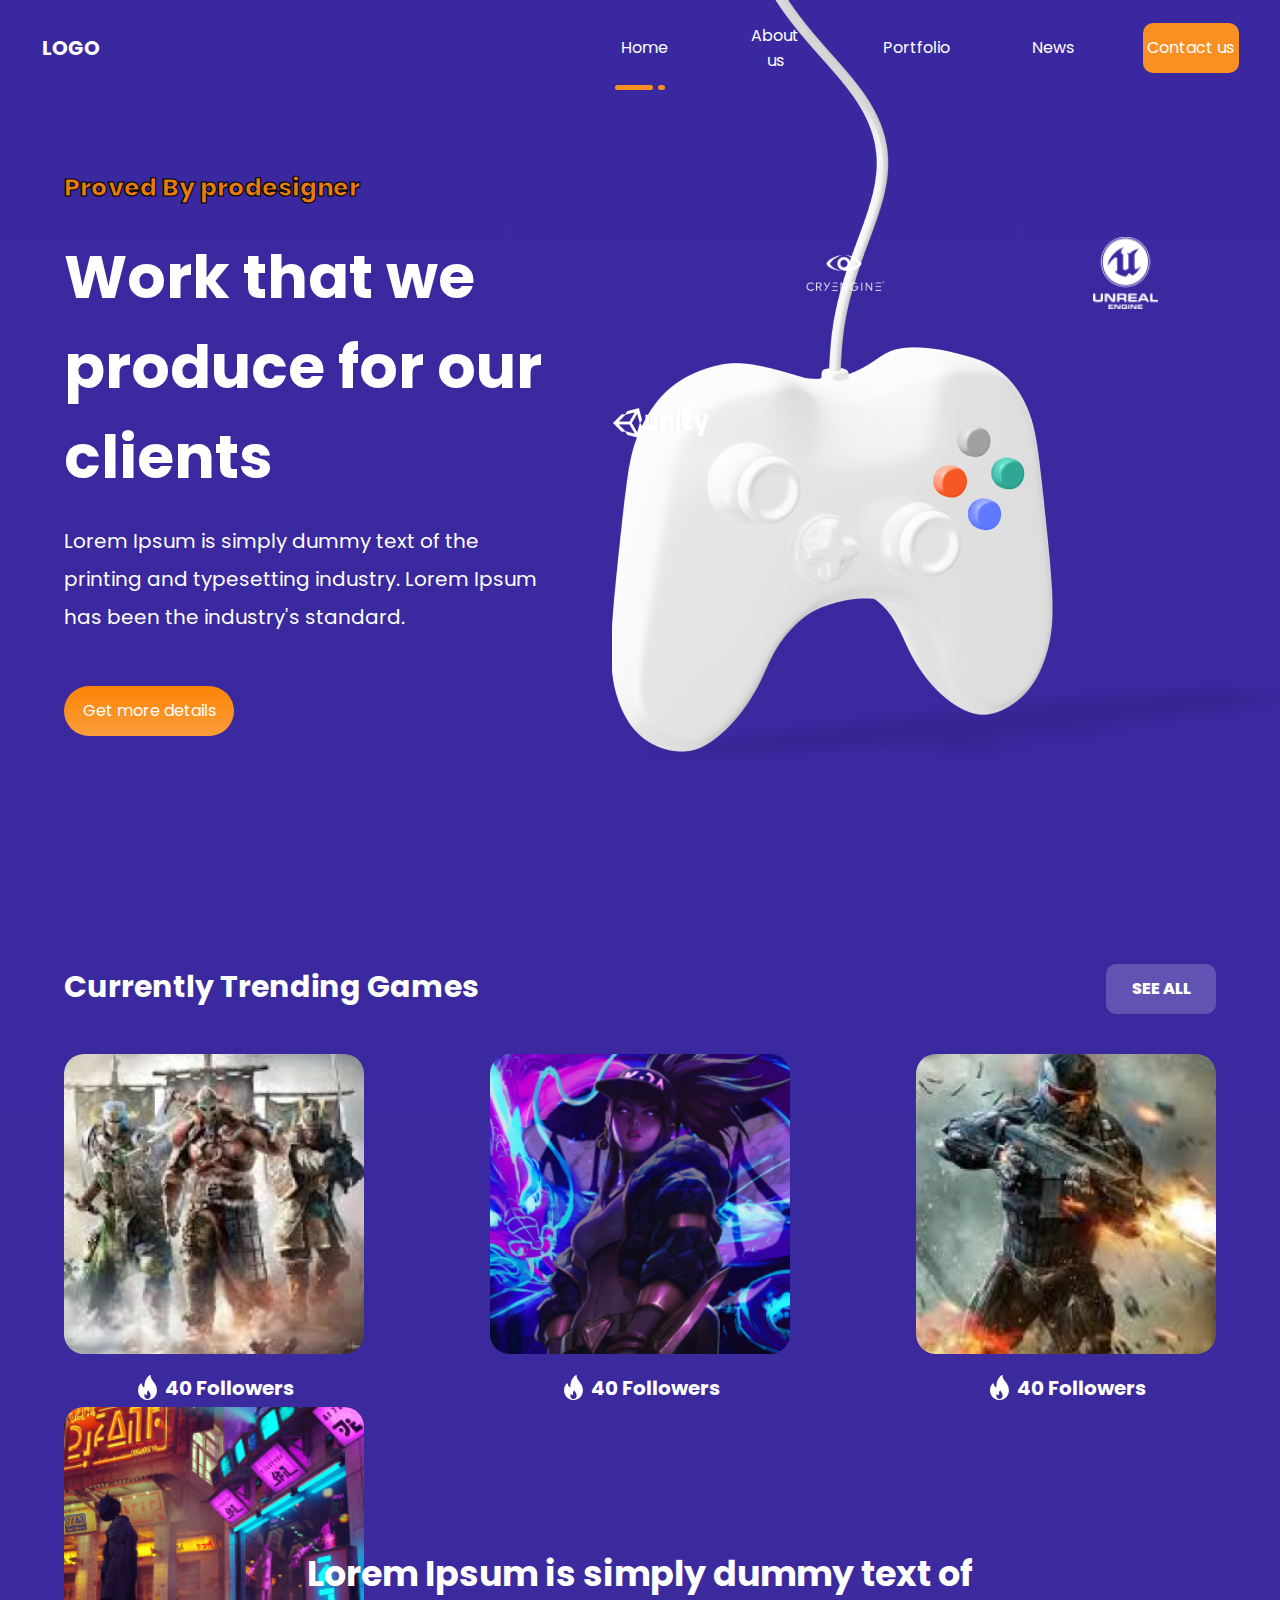
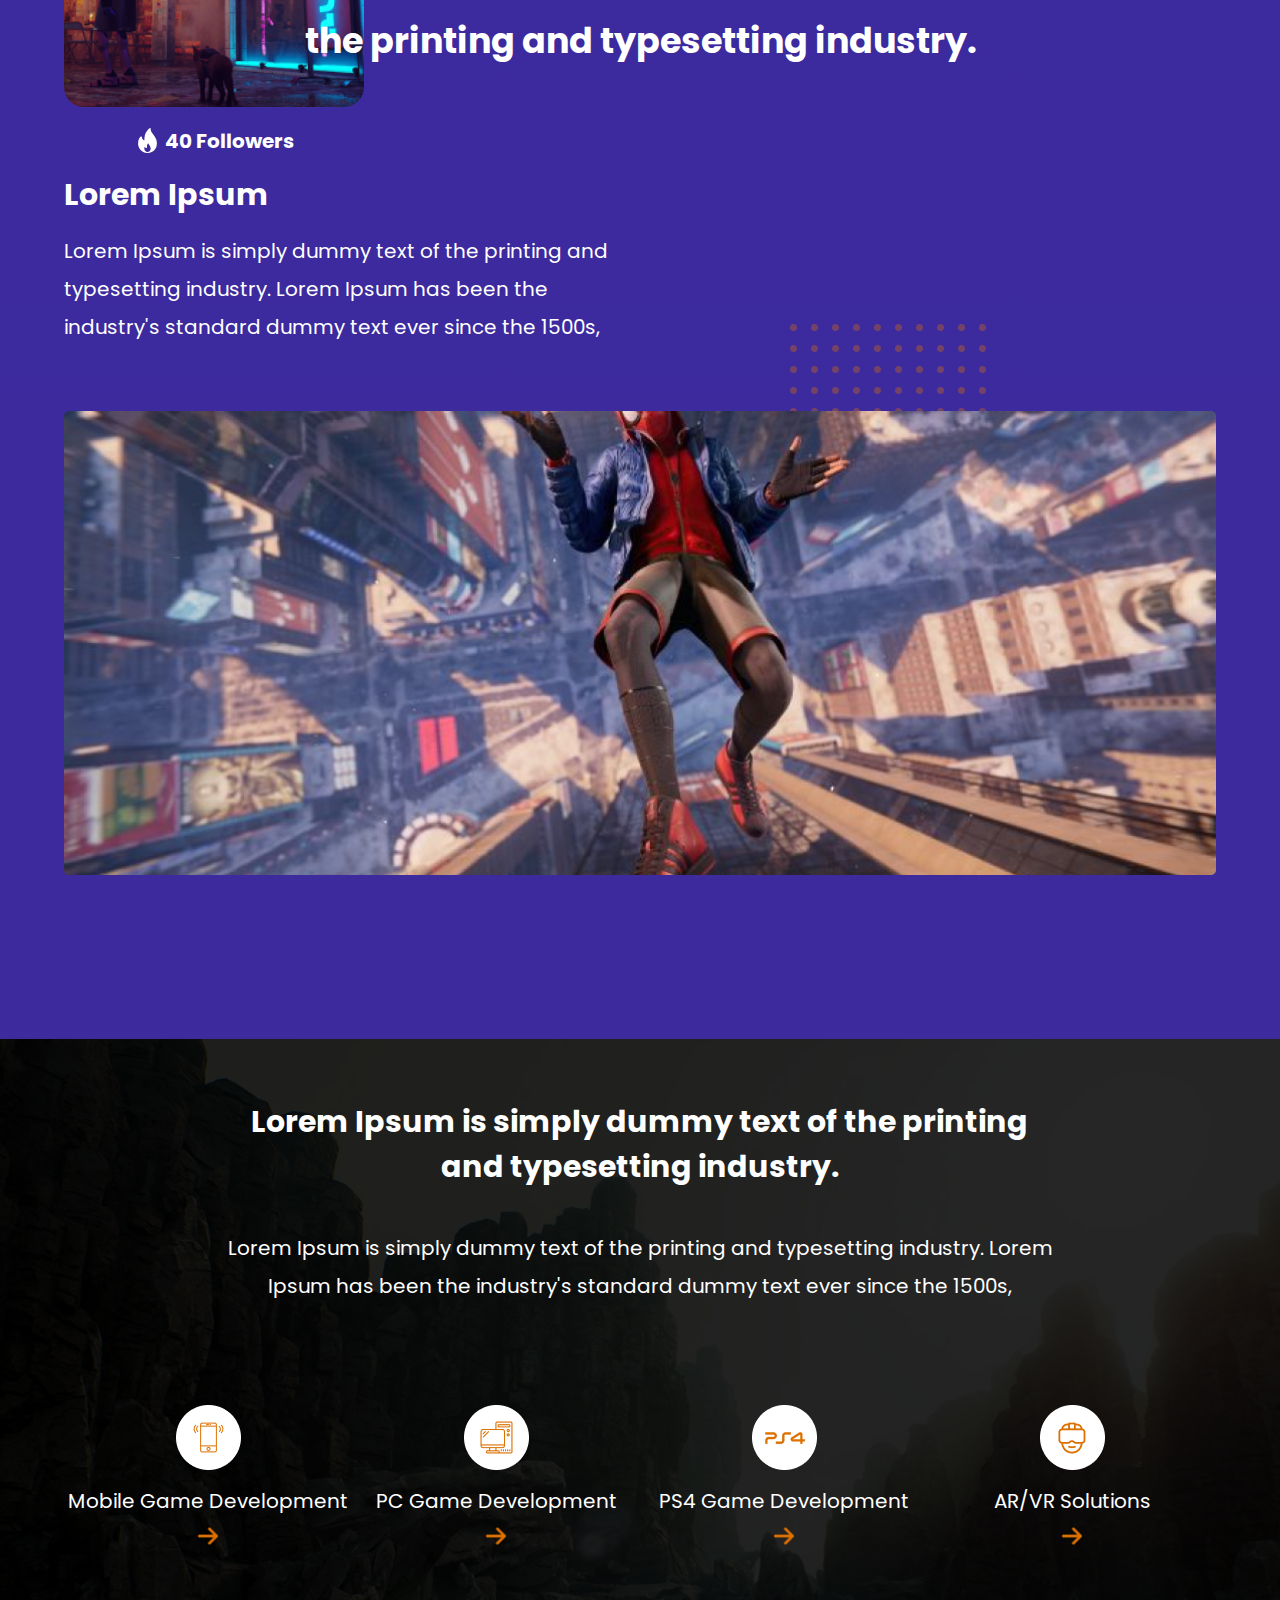
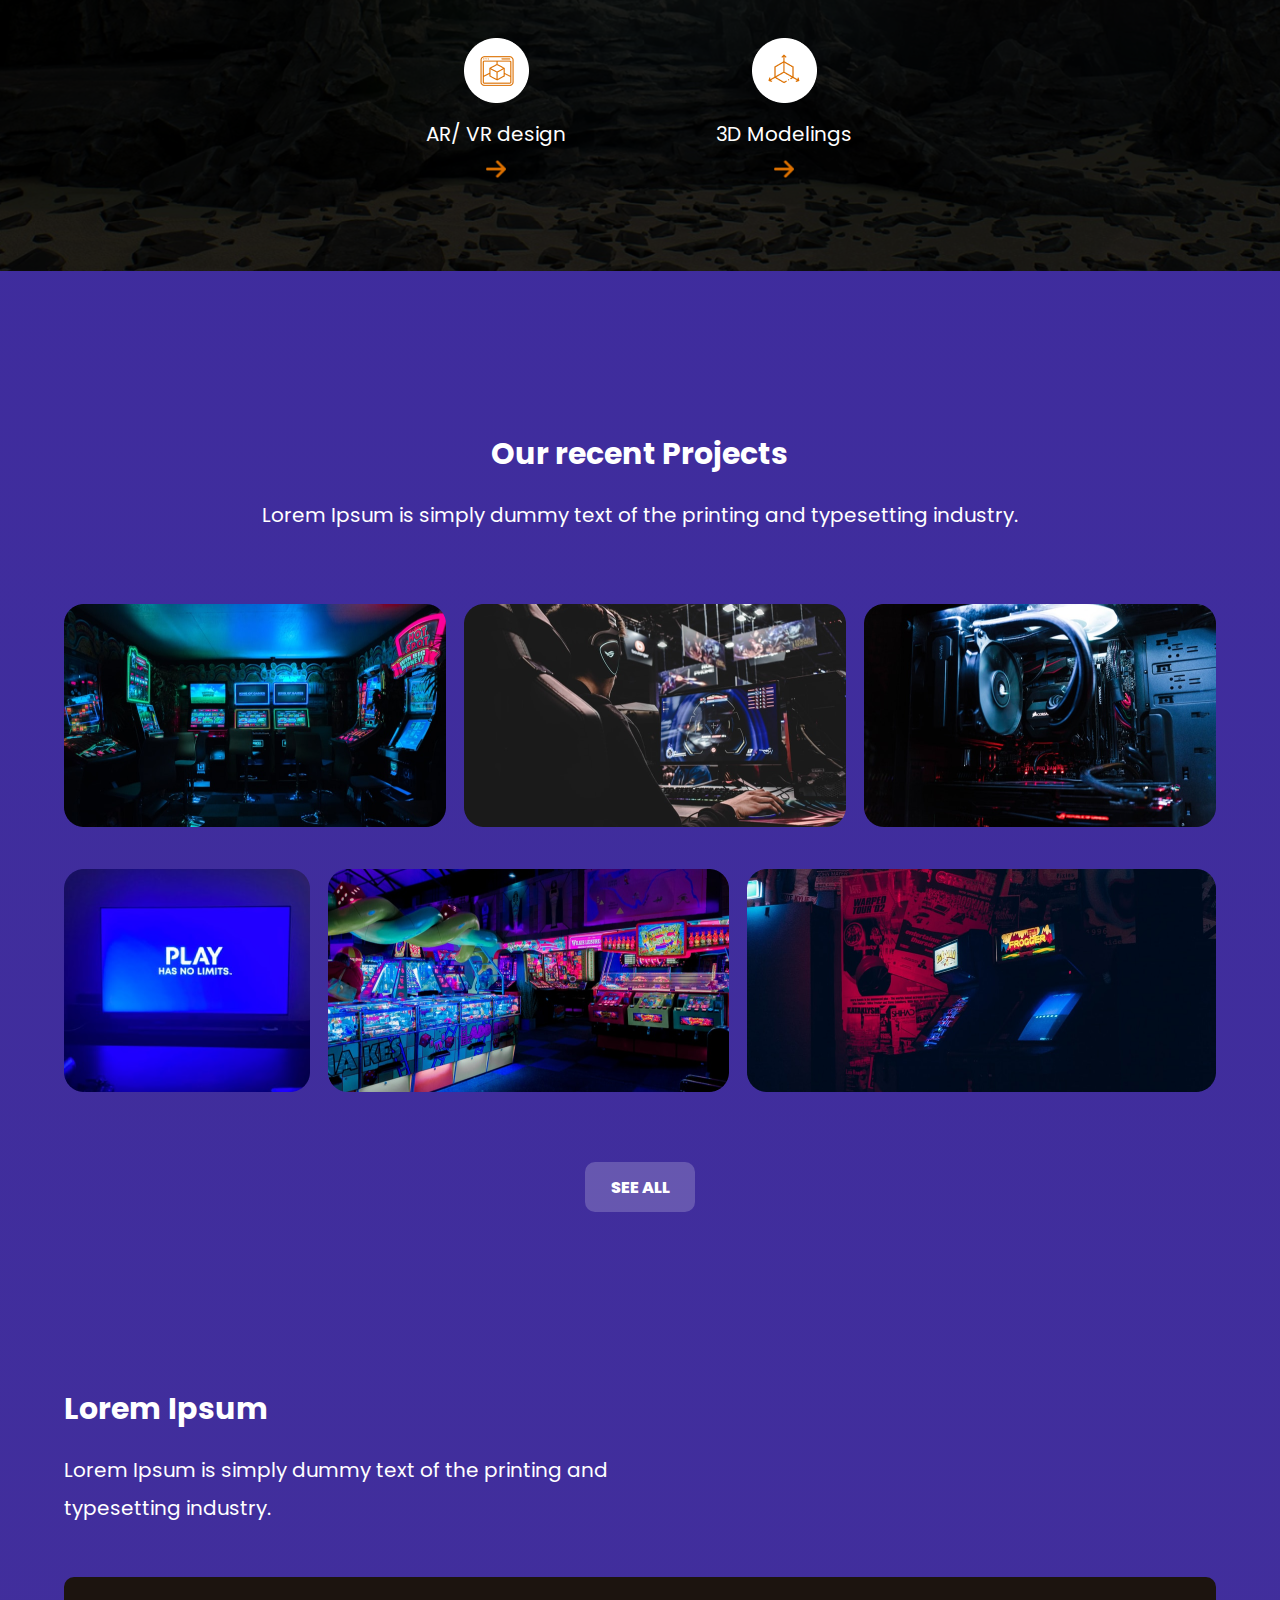
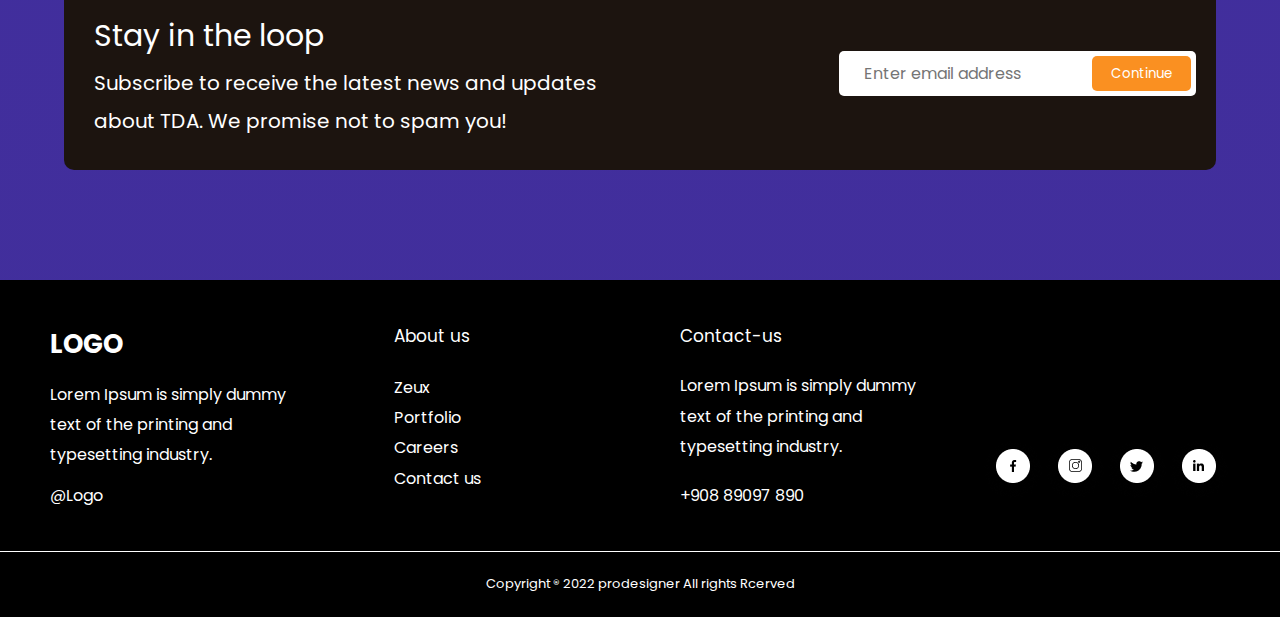
<file: index.html>
<!DOCTYPE html>
<html lang="pt-br">
<head>
    <meta charset="UTF-8">
    <meta name="viewport" content="width=device-width, initial-scale=1.0">
    <link rel="stylesheet" href="styles/global.css">
    <link rel="stylesheet" href="styles/header.css">
    <link rel="stylesheet" href="styles/logo.css">
    <link rel="stylesheet" href="styles/footer.css">
    <title>LOGO</title>
</head>
<body>

    <div class="joy-stick-image">
        <img src="images/icons/joy_stick.png" alt="image-joy-stick">
    </div>

    <header>
        <div>
            <div class="header-logo">
                <a class="header-logo-text" href="index.html">LOGO</a>
            </div>
            <div class="header-buttons-box">
                <button onclick="toHome()" class="header-button button-header">Home</button>
                <button onclick="toError()" class="header-button button-header">About us</button>
                <button onclick="toError()" class="header-button button-header">Portfolio</button>
                <button onclick="toError()" class="header-button button-header">News</button>
                <button onclick="toContactUs()" class="header-button-contact button" id="button_contact_us">Contact us</button>
            </div>
        </div>
        <div class="header-detail">
            <div class="line"></div>
            <div class="dot"></div>
        </div>

    </header>
    
    <main>
        <section class="introduction-section section">

            <section class="introduction-text">
                <p id="first-text">Proved By prodesigner</p>
                <p id="second-text">Work that we produce for our clients</p>
                <span>
                    Lorem Ipsum is simply dummy text of the printing and typesetting industry. 
                    Lorem Ipsum has been the industry's standard.
                </span>
                    <button onclick="toError()" class="button">Get more details</button>
            </section>

            <section class="introduction-image-section section">
                <div class="introduction-image-box">
                    <div class="image-box-1">
                        <div>
                            <div>
                                <img src="images/icons/cry.png" alt="icon-cryengine">
                            </div>
                        </div>
                        <div>
                            <div>
                                <img id="image-unreal" src="images/icons/unreal.png" alt="icon-unreal">
                            </div>
                        </div>
                    </div>
                    <div class="image-box-2">
                        <div>
                            <img src="images/icons/unity.png" alt="icon-unity">
                        </div>
                    </div>
                </div>
            </section>

        </section>

        <section class="middle-section section">

            <section class="currently-trending-games">
                <div class="trending-games-top">
                    <h3>Currently Trending Games</h3>
                    <button onclick="toError()" class="button-transparent button">SEE ALL</button>
                </div>
                <div class="list-games">
                    <a href="error.html" class="game">
                        <img class="games-list-image" src="images/trending_games/game_forHonor.png" alt="Game-ForHonor" >
                        <span>
                            <img src="images/icons/fire.png" alt="icon-fire">
                            40 Followers
                        </span>
                    </a>
                    <a href="error.html" class="game">
                        <img class="games-list-image" src="images/trending_games/game_LoL.png" alt="Game-Lol" >
                        <span>
                            <img src="images/icons/fire.png" alt="icon-fire">
                            40 Followers
                        </span>
                    </a>
                    <a href="error.html" class="game">
                        <img class="games-list-image" src="images/trending_games/game_BF.png" alt="Game-BF" >
                        <span>
                            <img src="images/icons/fire.png" alt="icon-fire">
                            40 Followers
                        </span>
                    </a>
                    <a href="error.html" class="game">
                        <img class="games-list-image" src="images/trending_games/game_stray.png" alt="Game-Stray" >
                        <span>
                            <img src="images/icons/fire.png" alt="icon-fire">
                            40 Followers
                        </span>
                    </a>
                </div>
            </section>
    
            <section class="description-text-section">
                <div>
                    <p>Lorem Ipsum is simply dummy text of the printing and typesetting industry.</p>
                </div>
            </section>
    
            <section class="lorem-ipsum">
                <h3>Lorem Ipsum</h3>
                <div class="lorem-ipsum-box">
                    <span>
                        Lorem Ipsum is simply dummy text of the printing and typesetting industry. 
                        Lorem Ipsum has been the industry's standard dummy text ever since the 1500s,
                    </span>
                    <div>
                        <img src="images/icons/grid.png" alt="icon-lorem-ipsum">
                    </div>
                </div>
                <img src="images/background/img_spider-man.png" alt="photo-miles-morales">
            </section>

        </section>

    
        <section class="platforms-section">

            <div class="platforms-box section">
                <div class="platforms-text-box">
                    <h3>Lorem Ipsum is simply dummy text of the printing and typesetting industry.</h3>
                </div>
                <span >Lorem Ipsum is simply dummy text of the printing and typesetting industry. 
                    Lorem Ipsum has been the industry's standard dummy text ever since the 1500s,
                </span>
                <div class="platforms-icons-box">
                    <a href="error.html">
                        <img src="images/icons/icon_smartphone.png" alt="icon_smartphone">
                        <p>Mobile Game Development</p>
                        <img class="platforms-icon-arrow" src="/images/icons/arrow.png" alt="icon_arrow">
                    </a href="error.html">
                    <a href="error.html">
                        <img src="images/icons/icon_pc.png" alt="icon_pc">
                        <p>PC Game Development</p>
                        <img class="platforms-icon-arrow" src="/images/icons/arrow.png" alt="icon_arrow">
                    </a>
                    <a href="error.html">
                        <img src="images/icons/icon_ps4.png" alt="icon_ps4">
                        <p>PS4 Game Development</p>
                        <img class="platforms-icon-arrow" src="/images/icons/arrow.png" alt="icon_arrow">
                    </a>
                    <a href="error.html">
                        <img src="images/icons/icon_face.png" alt="icon_face">
                        <p>AR/VR Solutions</p>
                        <img class="platforms-icon-arrow" src="/images/icons/arrow.png" alt="icon_arrow">
                    </a>
                    <a href="error.html">
                        <img src="images/icons/icon_screen.png" alt="icon_screen">
                        <p>AR/ VR design</p>
                        <img class="platforms-icon-arrow" src="/images/icons/arrow.png" alt="icon_arrow">
                    </a>
                    <a href="error.html">
                        <img src="images/icons/icon_direction.png" alt="icon_direction">
                        <p>3D Modelings</p>
                        <img class="platforms-icon-arrow" src="/images/icons/arrow.png" alt="icon_arrow">
                    </a>
                </div>
            </div>
                
        </section>

        <section class="recent-projects section">

            <div class="platforms-text-box">
                <h3>Our recent Projects</h3>
            </div>
            <div>
                <span>Lorem Ipsum is simply dummy text of the printing and typesetting industry.</span>
            </div>
            <div class="projects-images-box">
                <div >
                    <img class="projects-images-elements" src="images/background/img_proj_room.png" alt="img_proj_room">
                    <img class="projects-images-elements" src="images/background/img_proj_setup.png" alt="img_proj_setup">
                    <img class="projects-images-elements" src="images/background/img_proj_pc.png" alt="img_proj_pc">
                </div>
                <div>
                    <img class="projects-images-elements" src="images/background/img_proj_tv.png" alt="img_proj_tv">
                    <img class="projects-images-elements" src="images/background/img_proj_fliperama.png" alt="img_proj_fliperama">
                    <img class="projects-images-elements" src="images/background/img_proj_oldGames.png" alt="img_proj_oldGames">
                </div>
            </div>
            <div id="projects-button-box">
                <button onclick="toError()" class="button-transparent button">SEE ALL</button>
            </div>

        </section>

        <section class="final-main-section section">

            <div class="final-main-text">
                <h3>Lorem Ipsum</h3>
                <span>Lorem Ipsum is simply dummy text of the printing and typesetting industry.</span>
            </div>
            
            <div class="subscribe-box">
                <div class="subscribe-content">
                    <h4 class>Stay in the loop</h4>
                    <div>
                        <span>
                            Subscribe to receive the latest news and updates about TDA.
                            We promise not to spam you!
                        </span>
                    </div>
                </div>
                <div class="email-content">
                    <form id="email-insert-form">
                        <div class="email-box" id="email-box">
                            <input id="email-input" type="text" title="email-input" placeholder="Enter email address" oninput="validateEmailSection()">
                            <button type="submit" id="email-button" class="button">Continue</button>
                        </div>
                        <div>
                            <span class="label-error-home">Invalid email, try "example@example.com.br"</span>
                        </div>
                    </form>
                </div>
            </div>

        </section>

    </main>

    <footer>

        <section class="information">
            <div class="footer-logo">
                <p>LOGO</p>
                <span>Lorem Ipsum is simply dummy text of the printing and typesetting industry. </span>
                <span>@Logo</span>
            </div>
            <div class="footer-about-us">
                <p>About us</p>
                <a href="error.html"  class="link">Zeux</a>
                <a href="error.html"  class="link">Portfolio</a>
                <a href="error.html"  class="link">Careers</a>
                <a href="contact_us.html"  class="link">Contact us</a>
            </div>
            <div class="footer-contact-us">
                <p>Contact-us</p>
                <span>Lorem Ipsum is simply dummy text of the printing and typesetting industry.</span>
                <span>+908 89097 890</span>
            </div>
            <div class="footer-icons">
                <a href="https://www.facebook.com/" target="blank">
                    <img src="images/icons/face_white.png" alt="face_white">
                </a>
                <a href="https://www.instagram.com/" target="blank">
                    <img src="images/icons/insta_white.png" alt="insta_white">
                </a>
                <a href="https://x.com/" target="blank">
                    <img src="images/icons/twitter_white.png" alt="twitter_white">
                </a>
                <a href="https://br.linkedin.com/" target="blank">
                    <img src="images/icons/in_white.png" alt="in_white">
                </a>
            </div>
        </section>

        <section class="footer-copyright">
            <p>Copyright ® 2022 prodesigner All rights Rcerved</p>
        </section>

    </footer>

    <script src="main.js"></script>
</body>
</html>
</file>
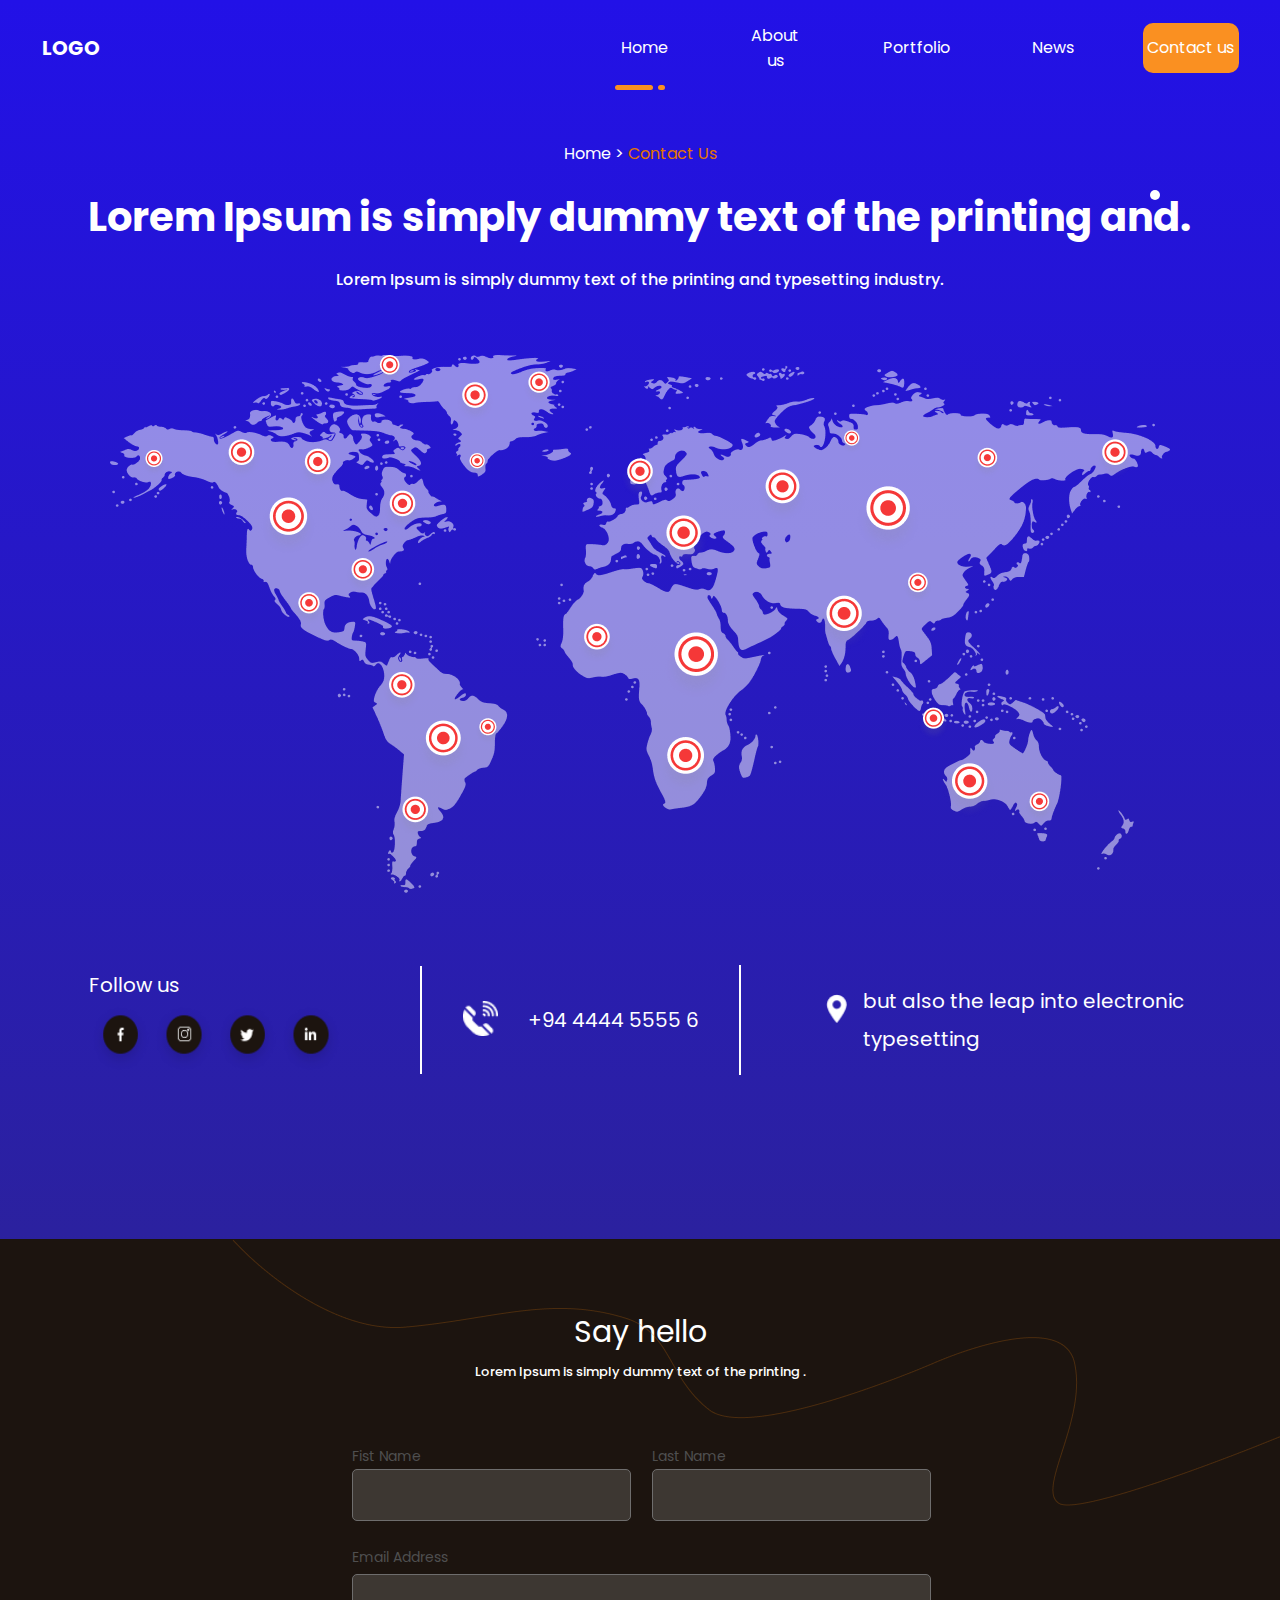
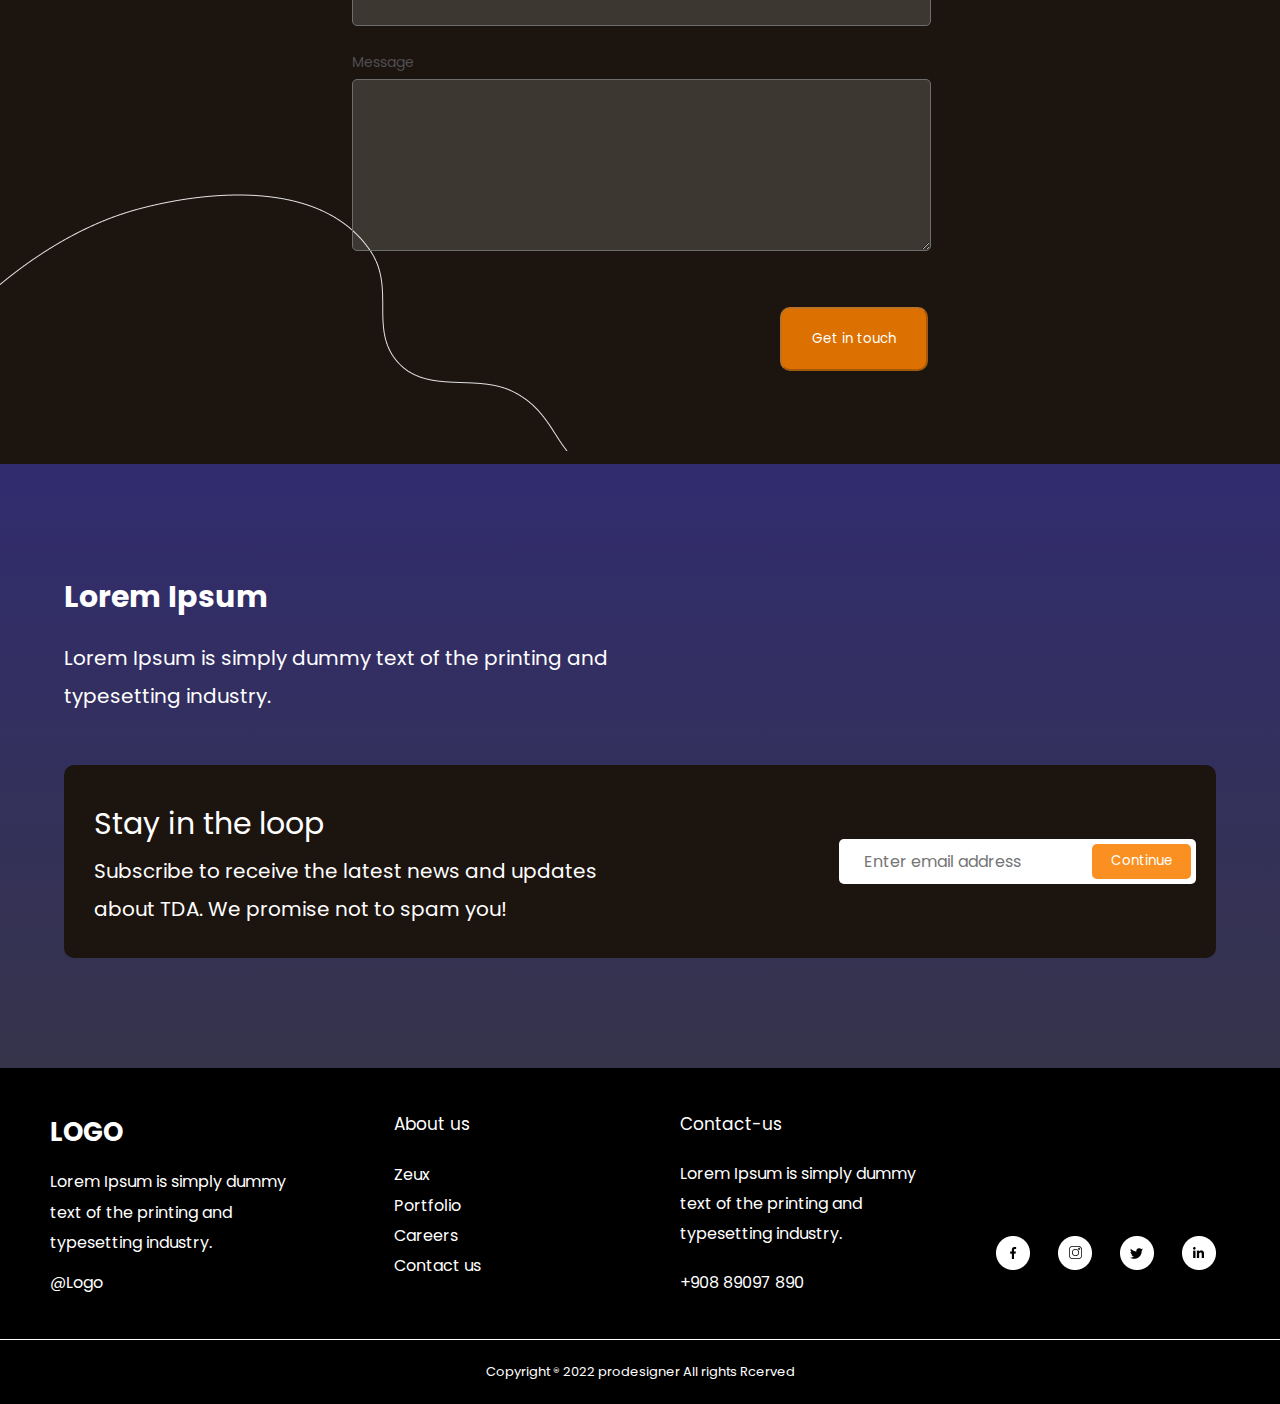
<file: contact_us.html>
<!DOCTYPE html>
<html lang="pt-br">
<head>
    <meta charset="UTF-8">
    <meta name="viewport" content="width=device-width, initial-scale=1.0">
    <title>Contact us</title>
    <link rel="stylesheet" href="styles/global.css">
    <link rel="stylesheet" href="styles/header.css">
    <link rel="stylesheet" href="styles/logo.css">
    <link rel="stylesheet" href="styles/footer.css">
    <link rel="stylesheet" href="styles/contact.css">
</head>
<body>

    <header>
        <div>
            <div class="header-logo">
                <a class="header-logo-text" href="index.html">LOGO</a>
            </div>
            <div class="header-buttons-box">
                <button onclick="toHome()" class="header-button button-header">Home</button>
                <button onclick="toError()" class="header-button button-header">About us</button>
                <button onclick="toError()" class="header-button button-header">Portfolio</button>
                <button onclick="toError()" class="header-button button-header">News</button>
                <button onclick="toContactUs()" class="header-button-contact button" id="button_contact_us">Contact us</button>
            </div>
        </div>
        <div class="header-detail">
            <div class="line"></div>
            <div class="dot"></div>
        </div>

    </header>

    <main>

        <div class="dot-white"></div>

        <section class="initial-main-section">

            <div class="initial-box">
                <span>Home > <span id="initial-text-color">Contact Us</span></span>
                <h1>Lorem Ipsum is simply dummy text of the printing and.</h1>
                <p>Lorem Ipsum is simply dummy text of the printing and typesetting industry. </p>
                <div class="initial-bkg">
                    <img src="/images/background/bkg_Huge_Global.png" alt="background-world-map">
                </div>
            </div>
            <div class="initial-information section">
                <div id="info-1">
                    <p>Follow us</p>
                    <div class="info-1-icons">
                        <a href="https://www.facebook.com/" target="blank">
                            <img src="/images/icons/face_black.png" alt="icon-facebook">
                        </a>
                        <a href="https://www.instagram.com/" target="blank">
                            <img src="/images/icons/insta_black.png" alt="icon-intagram">
                        </a>
                        <a href="https://x.com/" target="blank">
                            <img src="/images/icons/twitter_black.png" alt="icon-twitter">
                        </a>
                        <a href="https://br.linkedin.com/" target="blank">
                            <img src="/images/icons/in_black.png" alt="icon-linkedin">
                        </a>
                    </div>
                </div>
                <div id="info-2">
                    <div class="info-2-icons">
                        <img src="/images/icons/phone.png" alt="icon-phone">
                    </div>
                    <p>+94 4444 5555 6</p>
                </div>
                <div id="info-3">
                    <div class="info-3-icons">
                        <img src="/images/icons/gps.png" alt="icon-gps">
                    </div>
                    <p info-1-text>but also the leap into electronic typesetting</p>
                </div>
            </div>

        </section>

        <section class="middle-main-section">

            <section class="middle-content section">
                <h2>Say hello</h2>
                <p>Lorem Ipsum is simply dummy text of the printing .</p>
                <form id="middle-form" onchange="validateInputs()">
                    <div class="full-name">
                        <div>
                            <label for="name" class="label">Fist Name</label>
                            <input type="text" title="input-name" id="input-name" class="input" oninput="validateName()">
                            <span class="label-error-contact">Special characters (0-9!^~.) are not accepted</span>
                        </div>
                        <div>
                            <label for="last-name" class="label">Last Name</label>
                            <input type="text" title="input-last-name" id="input-last-name" class="input" oninput="validateLastName()">
                            <span class="label-error-contact">Special characters (0-9!^~.) are not accepted</span>
                        </div>
                    </div>
                    <div>
                        <label for="email" class="label">Email Address</label>
                        <input type="text" title="input-email" id="input-email" class="input" oninput="validateEmailForm()">
                        <span class="label-error-contact">Only emails in the format "example@example.com.br"</span>
                    </div>
                    <div>
                        <label for="message" class="label">Message</label>
                        <textarea title="input-message" id="input-message" class="input" oninput="validateMessage()"></textarea>
                        <span class="label-error-contact">Minimum 10 characters</span>
                    </div>
                    <div class="button-box">
                        <button type="submit" class="button" id="form-button" disabled>Get in touch</button>
                    </div>
                </form>
            </section>

            <div class="background-vet-1">
                <div>
                    <img src="/images/background/bkg_vet1.png" alt="vet-backgroud">
                </div>
            </div>
            <div class="background-vet-2">
                <div>
                    <img src="/images/background/bkg_vet2.png" alt="vet-backgroud">
                </div>
            </div>

        </section>

        <section class="final-main-section section">

            <div class="final-main-text">
                <h3>Lorem Ipsum</h3>
                <span>Lorem Ipsum is simply dummy text of the printing and typesetting industry.</span>
            </div>
            
            <div class="subscribe-box">
                <div class="subscribe-content">
                    <h4 class>Stay in the loop</h4>
                    <div>
                        <span>
                            Subscribe to receive the latest news and updates about TDA.
                            We promise not to spam you!
                        </span>
                    </div>
                </div>
                <div class="email-content">
                    <form id="email-insert-form">
                        <div class="email-box" id="email-box">
                            <input id="email-input" type="text" title="email-input" placeholder="Enter email address" oninput="validateEmailSection()">
                            <button type="submit" id="email-button" class="button">Continue</button>
                        </div>
                        <div>
                            <span class="label-error-home">Invalid email, try "example@example.com.br"</span>
                        </div>
                    </form>
                </div>
            </div>

        </section>

    </main>

    <footer>

        <section class="information">
            <div class="footer-logo">
                <p>LOGO</p>
                <span>Lorem Ipsum is simply dummy text of the printing and typesetting industry. </span>
                <span>@Logo</span>
            </div>
            <div class="footer-about-us">
                <p>About us</p>
                <a href="error.html"  class="link">Zeux</a>
                <a href="error.html"  class="link">Portfolio</a>
                <a href="error.html"  class="link">Careers</a>
                <a href="contact_us.html"  class="link">Contact us</a>
            </div>
            <div class="footer-contact-us">
                <p>Contact-us</p>
                <span>Lorem Ipsum is simply dummy text of the printing and typesetting industry.</span>
                <span>+908 89097 890</span>
            </div>
            <div class="footer-icons">
                <a href="https://www.facebook.com/" target="blank">
                    <img src="images/icons/face_white.png" alt="face_white">
                </a>
                <a href="https://www.instagram.com/" target="blank">
                    <img src="images/icons/insta_white.png" alt="insta_white">
                </a>
                <a href="https://x.com/" target="blank">
                    <img src="images/icons/twitter_white.png" alt="twitter_white">
                </a>
                <a href="https://br.linkedin.com/" target="blank">
                    <img src="images/icons/in_white.png" alt="in_white">
                </a>
            </div>
        </section>

        <section class="footer-copyright">
            <p>Copyright ® 2022 prodesigner All rights Rcerved</p>
        </section>

    </footer>

    <script src="main.js"></script>
</body>
</html>
</file>
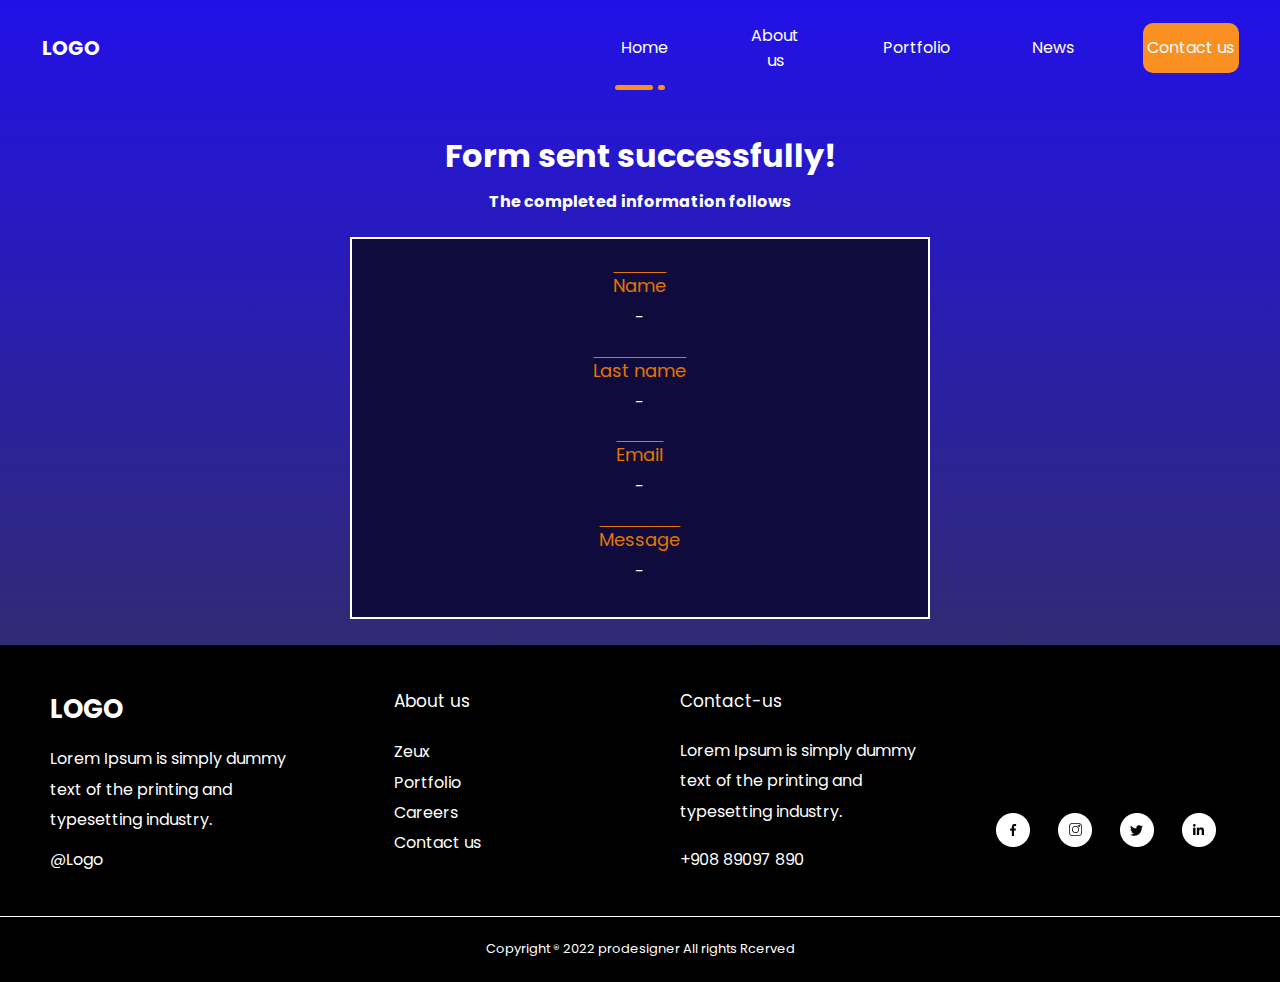
<file: form.html>
<!DOCTYPE html>
<html lang="pt-br">
<head>
    <meta charset="UTF-8">
    <meta name="viewport" content="width=device-width, initial-scale=1.0">
    <link rel="stylesheet" href="styles/global.css">
    <link rel="stylesheet" href="styles/header.css">
    <link rel="stylesheet" href="styles/footer.css">
    <link rel="stylesheet" href="styles/form.css">
    <title>Form</title>
</head>
<body>

    <header>
        <div>
            <div class="header-logo">
                <a class="header-logo-text" href="index.html">LOGO</a>
            </div>
            <div class="header-buttons-box">
                <button onclick="toHome()" class="header-button button-header">Home</button>
                <button onclick="toError()" class="header-button button-header">About us</button>
                <button onclick="toError()" class="header-button button-header">Portfolio</button>
                <button onclick="toError()" class="header-button button-header">News</button>
                <button onclick="toContactUs()" class="header-button-contact button" id="button_contact_us">Contact us</button>
            </div>
        </div>
        <div class="header-detail">
            <div class="line"></div>
            <div class="dot"></div>
        </div>

    </header>
    
    <main>

        <section class="main-section">
            <div>
                <h1>Form sent successfully!</h1>
                <h4>The completed information follows</h4>
            </div>
            <div class="show-data">
                <div>
                    <p>Name</p>
                    <span>-</span>
                </div>
                <div>
                    <p>Last name</p>
                    <span>-</span>
                </div>
                <div>
                    <p>Email</p>
                    <span>-</span>
                </div>
                <div>
                    <p>Message</p>
                    <span>-</span>
                </div>
                
            </div>
        </section>

    </main>

    <footer>

        <section class="information">
            <div class="footer-logo">
                <p>LOGO</p>
                <span>Lorem Ipsum is simply dummy text of the printing and typesetting industry. </span>
                <span>@Logo</span>
            </div>
            <div class="footer-about-us">
                <p>About us</p>
                <a href="error.html"  class="link">Zeux</a>
                <a href="error.html"  class="link">Portfolio</a>
                <a href="error.html"  class="link">Careers</a>
                <a href="contact_us.html"  class="link">Contact us</a>
            </div>
            <div class="footer-contact-us">
                <p>Contact-us</p>
                <span>Lorem Ipsum is simply dummy text of the printing and typesetting industry.</span>
                <span>+908 89097 890</span>
            </div>
            <div class="footer-icons">
                <a href="https://www.facebook.com/" target="blank">
                    <img src="images/icons/face_white.png" alt="face_white">
                </a>
                <a href="https://www.instagram.com/" target="blank">
                    <img src="images/icons/insta_white.png" alt="insta_white">
                </a>
                <a href="https://x.com/" target="blank">
                    <img src="images/icons/twitter_white.png" alt="twitter_white">
                </a>
                <a href="https://br.linkedin.com/" target="blank">
                    <img src="images/icons/in_white.png" alt="in_white">
                </a>
            </div>
        </section>

        <section class="footer-copyright">
            <p>Copyright ® 2022 prodesigner All rights Rcerved</p>
        </section>

    </footer>
    <script>
        const insertForm = document.querySelectorAll('.show-data span')
        const user = JSON.parse(localStorage.getItem("user"))

        insertForm[0].innerHTML = user.name
        insertForm[1].innerHTML = user.lastName
        insertForm[2].innerHTML = user.email
        insertForm[3].innerHTML = user.message
    </script>
    <script src="main.js"></script>
</body>
</html>
</file>
<file: styles/global.css>
@import url('https://fonts.googleapis.com/css2?family=Poppins:ital,wght@0,100;0,200;0,300;0,400;0,500;0,600;0,700;0,800;0,900;1,100;1,200;1,300;1,400;1,500;1,600;1,700;1,800;1,900&display=swap');

* {
    font-family: 'Poppins', sans-serif;
    margin: 0%;
    padding: 0%;
}

body {
    color: white;
    justify-content: center;
    align-items: center;
    line-height: 1.9;
}

.button-header:hover {
    color: #ffffff;
    background: #E47500;
    cursor: pointer;
    border-radius: 10px;
}

.button:hover {
    color: #000;
    background: #d1d1d1;
    cursor: pointer;
}

.link:hover {
    text-decoration: overline;
}
</file>
<file: styles/header.css>
header {
    height: 5%;
    display: flex;
    flex-direction: column;
    align-items: center;
    justify-content: center;
    padding: 10px
}

header div {
    display: flex;
    flex-direction: row;
    width: 100%;
    align-items: center;
    justify-content: center;
}

.header-detail{
    height: 5px;
    width: 50px;
    gap: 5px;
}

.line {
    border-radius: 10px;
}

.dot {
    width: 20%;
    border-radius: 10px;
}

.header-detail div {
    background-color: #FA9021;
    height: 100%;
}

.header-logo {
    display: flex;
    justify-content: left;
    width: 45%;
}

.header-logo-text {
    color: white;
    text-decoration: none;
    font-size: 20px;
    font-weight: bold;
}

.header-buttons-box {
    display: flex;
    flex-direction: row;
    width: 50%;
    justify-content: center;
    align-items: center;
    text-align: right;
    gap: 9%
}

.header-button {
    background-color: transparent;
    color: white;
    padding: 2%;
    border: transparent;
    font-size: 16px;
}

.header-button-contact {
    background-color: #FA9021;
    border-radius: 10px;
    color: white;
    width: 130px;
    height: 50px;
    border: transparent;
    font-size: 16px;
}
</file>
<file: styles/logo.css>
body{
    background: linear-gradient(#39289F, #422F9C);
}

.joy-stick-image {
    position: absolute;
    display: flex;
    justify-content: right;
    width: 100%;
    z-index: -1;
}

main {
    display: flex;
    flex-direction: column;
    height: 85%;
    justify-content: center;
    gap: 100px;
    font-size: 20px;
}

.section {
    padding: 5%;
}

.introduction-section {
    display: flex;
    flex-direction: row;
}

.introduction-text {
    width: 45%;
    display: flex;
    flex-direction: column;
    justify-content: center;
    gap: 20px;
}

#first-text {
    color: #E87D0E;
    font-size: 25px;
    font-weight: 800;
    -webkit-text-stroke-width: 1.2px;
    -webkit-text-stroke-color: #000;
}

#second-text {
    font-size: 60px;
    font-weight: bold;
    line-height: 1.5;
}

.introduction-text button {
    background: linear-gradient(#FA8305, #FB9E3C);
    border-radius: 30px;
    color: white;
    width: 170px;
    height: 50px;
    border: transparent;
    font-size: 16px;
    margin-top: 30px;
}

.introduction-image-section {
    width: 50%;
}

.introduction-image-box {
    height: 50%;
    display: flex;
    flex-direction: column;
}

.image-box-1{
    height: 100%;
    width: 100%;
    display: flex;
    flex-direction: row;
}

.image-box-1 div{
    height: 100%;
    width: 50%;
    display: flex;
    justify-content: right;
}

.image-box-1 div div{
    height: 90%;
    width: 60%;
    display: flex;
    justify-content: right;
    align-items: center;
}

.image-box-1 div div img{
    height: 80%;
    width: 50%;
}

#image-unreal {
    width: 40%;
    height: 70%;
}

.image-box-2{
    height: 100%;
    width: 100%;
    display: flex;
    flex-direction: row;
    align-items: end;
}

.middle-section {
    display: flex;
    flex-direction: column;
    gap: 20px;
    height: auto;
}

.currently-trending-games {
    display: flex;
    flex-direction: column;
    text-align: center;
    gap: 40px;
    height: 500px;
}

h3 {
    font-size: 30px;
    font-weight: bold;
    line-height: 1.5;
}

.trending-games-top {
    justify-content: space-between;
    display: flex;
    flex-direction: row;
    height: 50px;
}

.button-transparent {
    background-color: rgba(255, 255, 255, 0.2);
    font-weight: 800;
    border-radius: 10px;
    width: 110px;
    height: 50px;
    color: #FFFFFF;
    border: transparent;
    font-size: 16px;
}

.list-games {
    display: flex;
    flex-direction: row;
    justify-content: space-between;
    flex-wrap: wrap;
    font-weight: bold;
}

.list-games span {
    display: flex;
    justify-content: center;
    align-items: center;
    gap: 5px;
}

.games-list-image {
    width: 300px;
    height: 300px;
    border-radius: 20px;
    object-fit: cover;
}

.game {
    display: flex;
    flex-direction: column;
    gap: 15px;
    color: #FFFFFF;
    text-decoration: none;
    border-radius: 20px;
}

.game:hover {
    background-color: rgba(255, 255, 255, 0.2);
}

.description-text-section {
    display: flex;
    height: auto;
    width: 100%;
    align-items: center;
    text-align: center;
    justify-content: center;
    margin-bottom: 20px;
    padding: 5% 0px;
}

.description-text-section div {
    text-align: center;
    font-size: 35px;
    font-weight: bold;
    width: 60%;
    height: auto;
}

.lorem-ipsum {
    display: flex;
    flex-direction: column;
    gap: 15px;
}

.lorem-ipsum-box {
    display: flex;
    flex-direction: row;
    position: relative;
}

.lorem-ipsum-box span {
    width: 50%;
    font-size: 20px;
    margin-bottom: 50px;
}

.lorem-ipsum-box div {
    position: absolute;
    right: 0;
    z-index: -1;
    text-align: right;
    padding-right: 20%;
    width: 40%;
}

.lorem-ipsum-box div img {
    padding-top: 20%;
}

.lorem-ipsum img{
    max-width: 100%;
    max-height: 100%;
}

.platforms-section {
    background-image: url(/images/background/bkg_platforms.png);
    background-size: cover;
}

.platforms-box {
    display: flex;
    flex-direction: column;
    background-color: rgba(0, 0, 0, 0.85);
    text-align: center;
    align-items: center;
    gap: 40px;
    padding-top: 60px;
    padding-bottom: 60px;
}

.platforms-text-box {
    text-align: center;
    font-size: 35px;
    font-weight: bold;
    width: 70%;
    height: auto;
}

.platforms-box span {
    text-align: center;
    width: 75%;
    height: auto;
}

.platforms-icons-box {
    display: flex;
    flex-direction: row;
    justify-content: center;
    align-items: center;
    text-align: center;
    width: 100%;
    flex-wrap: wrap;
}

.platforms-icons-box a {
    padding-top: 3ic;
    padding-bottom: 1ic;
    width: 25%;
    color: #FFFFFF;
    text-decoration: none;
    border-radius: 10px;
}

.platforms-icons-box a:hover{
    background: rgba(62, 43, 172, 0.35);
    font-weight: bold;
}

.platforms-icon-arrow {
    max-width: 1ic;
    max-height: 1ic;
}

.recent-projects {
    display: flex;
    flex-direction: column;
    align-items: center;
    padding-top: 60px;
    gap: 20px;
}

.recent-projects span{
    font-size: 20px;
    width: 50%;
    text-align: center;
}

.projects-images-box {
    justify-content: space-between;
    width: 100%;
    text-align: center;
    gap: 2px;
    display: flex;
    flex-direction: row;
    flex-wrap: wrap;
    padding-top: 10px;
}

.projects-images-box div {
    display: flex;
    justify-content: space-between;
    width: 100%;
}

.projects-images-box div img {
    padding-top: 40px;
}

#projects-button-box {
    padding-top: 50px;
}

.final-main-section {
    display: flex;
    flex-direction: column;
    gap: 50px;
    padding-bottom: 110px;
    padding-top: 10px;
}

.final-main-text {
    width: 50%;
    display: flex;
    flex-direction: column;
    justify-content: center;
    gap: 20px;
}

.subscribe-box {
    background-color: #1C140F;
    border-radius: 10px;
    padding: 30px 30px;
    display: flex;
    flex-direction: row;

}

h4 {
    font-weight: 400;
    font-size: 30px;
}

.subscribe-content {
    width: 47%;
}

.email-content {
    display: flex;
    width: 53%;
    justify-content: right;
    align-items: center;
}

.email-content form {
    display: inherit;
    flex-direction: column;
    width: 60%;
    height: 100%;
    align-items: right;
    justify-content: center;
}

.email-box {
    display: inherit;
    flex-direction: row;
    justify-content: center;
    align-items: center;
    width: 100%;
    border-radius: 5px;
    padding: 5px;
    background-color: #ffffff;
    gap: 1px;
}

.email-box input {
    width: 70%;
    height: 90%;
    border: 0;
    outline: 0;
    padding-left: 20px;
    padding-right: 10px;
    font-size: 16px;
}

.email-content form button {
    background-color: #FA9021;
    border-radius: 5px;
    color: white;
    width: 110px;
    height: 35px;
    border: transparent;
}

.label-error-home {
    display: none;
    font-size: 14px;
    color: #ff0000;
    width: 100%;
}
</file>
<file: styles/footer.css>
footer {
    height: 10%;
    background-color: black;
}

.information {
    display: flex;
    flex-direction: row;
    gap: 20px;
    justify-content: space-between;
    padding: 40px 50px;
    border-bottom: #FFFFFF 1px solid;
    height: 70%;
}

.information div {
    display: flex;
    width: 25%;
}

.footer-logo {
    flex-direction: column;
    justify-content: space-between;
    gap: 10px;
}

.footer-logo p {
    font-weight: bold;
    font-size: 26px;
}

.footer-about-us {
    flex-direction: column;
    padding-left: 5%;
}

.footer-about-us p {
    padding-bottom: 20px;
    font-size: 17px;
    font-weight: 400;
}

.footer-about-us a {
    text-decoration: none;
    color: #FFFFFF;
}

.footer-contact-us {
    flex-direction: column;
    justify-content: space-between;
}

.footer-contact-us p {
    font-size: 17px;
    font-weight: 400;
}

.footer-icons {
    flex-direction: row;
    justify-content: right;
    align-items: end;
}

.footer-copyright {
    text-align: center;
    padding: 20px;
    font-size: 13px;
}
</file>
<file: styles/contact.css>
body {
    background: linear-gradient(#2211E7, #383837);
}

main {
    position: relative;
}

.dot-white {
    position: absolute;
    right: 70px;
    top: 40px;
    background-color: #ffffff;
    width: 10px;
    height: 10px;
    border-radius: 100px;
    margin: 50px;
}

.initial-main-section {
    display: flex;
    flex-direction: column;
    justify-content: center;
    align-items: center;
    text-align: center;
    padding-top: 3%;
}

.initial-box {
    display: inherit;
    flex-direction: column;
    gap: 10px;
    padding-left: 5%;
    padding-right: 5%;
}

.initial-box  span{
    font-size: 16px;
}

#initial-text-color {
    color: #E47500;
}

.initial-box  p{
    font-size: 16px;
    font-weight: 500;
}

.initial-bkg {
    padding-top: 50px;
    width: 100%;
}

.initial-information {
    display: inherit;
    flex-direction: row;
    justify-content: space-between;
    align-items: center;
    padding-top: 60px;
}

.initial-information div {
    display: inherit;
}

#info-1 {
    flex-direction: column;
    text-align: left;
    border-right: 2px #ffffff solid;
    padding-right: 7%;
    width: 40%;
}

.info-1-icons {
    height: 70px;
    width: 100%;
    display: flex;
    justify-content: left;
}

.info-1-icons a {
    height: 100%;
    width: 100%;
}

.info-1-icons a img {
    width: 100%;
    height: 100%;
}

#info-2 {
    display: inherit;
    justify-content: center;
    gap: 30px;
    height: 100%;
    width: 50%;
}

.info-2-icons {
    height: 35px;
    width: 35px;
}

#info-3 {
    display: inherit;
    justify-content: center;
    align-items: center;
    text-align: left;
    height: 110px;
    width: 60%;
    border-left: 2px #ffffff solid;
    padding-left: 70px;
}

.info-3-icons {
    display: inherit;
    padding-top: 15%;
    justify-content: center;
    text-align: center;
    height: 100%;
    width: 70px;
}

.info-3-icons img{
    height: 30px;
    width: 30px;
}

.middle-main-section {
    background-image: url(/images/background/bkg_contactUs.png);
    display: flex;
    flex-direction: column;
    justify-content: center;
    position: relative;
    height: 100%;
}

.middle-content {
    height: 100%;
    display: flex;
    flex-direction: column;
    align-items: center;
    padding-top: 5%;
}

h2 {
    font-size: 30px;
    font-weight: normal;
}

.middle-content p {
    font-size: 13px;
    font-weight: 500;
}

.middle-content form {
    display: flex;
    flex-direction: column;
    justify-content: center;
    align-items: left;
    width: 50%;
    height: auto;
    z-index: 1;
    padding-top: 5%;
    gap: 15px;
}

.label {
    font-size: 14px;
    max-width: 100%;
    color: #4F4F4F;
}

.input {
    background-color: rgba(255, 255, 255, 0.15);
    width: 100%;
    height: 30px;
    border-radius: 5px;
    border: 1px #6e6d6d solid;
    color: #ffffff;
    padding: 10px 0px;
    padding-left: 1px;
}

.label-error-contact {
    display: none;
    font-size: 14px;
    max-width: 100%;
    color: #ff0000;
}

#input-message {
    height: 150px;
}

.full-name {
    display: inherit;
    flex-direction: row;
    justify-content: space-between;
    width: 100%;
}

.full-name div {
    display: inherit;
    flex-direction: column;
    width: 48%;
}

.button-box {
    padding-top: 5%;
    padding-bottom: 5%;
    display: flex;
    justify-content: right;
    width: 100%;
}

.button-box button{
    background-color: #DC7000;
    color: #ffffff;
    font-size: 16;
    padding: 20px 30px;
    border-radius: 10px;
}

.background-vet-1 div{
    position: absolute;
    right: 0;
    top: 0;
}

.background-vet-2 div{
    position: absolute;
    left: 0;
    bottom: 0;
}
</file>
<file: styles/form.css>
body {
    background: linear-gradient(#2211E7, #383837);
}

main {
    padding: 2% 5%;
}

.main-section {
    display: flex;
    flex-direction: column;
    justify-content: right;
    align-items: center;
    gap: 20px;
}

.main-section div {
    display: inherit;
    flex-direction: column;
    justify-content: center;
    align-items:center ;
}

.show-data { 
    border: 2px solid #ffffff;
    width: 50%;
    height: 100%;
    gap: 20px;
    padding: 30px 0px;
    background-color: #0f0b3d;
}

.show-data div {
    width: 90%;
    text-align: justify;
}

.show-data div p {
    text-decoration: overline;
    font-size: 18px;
    color: #E47500;
}
</file>
